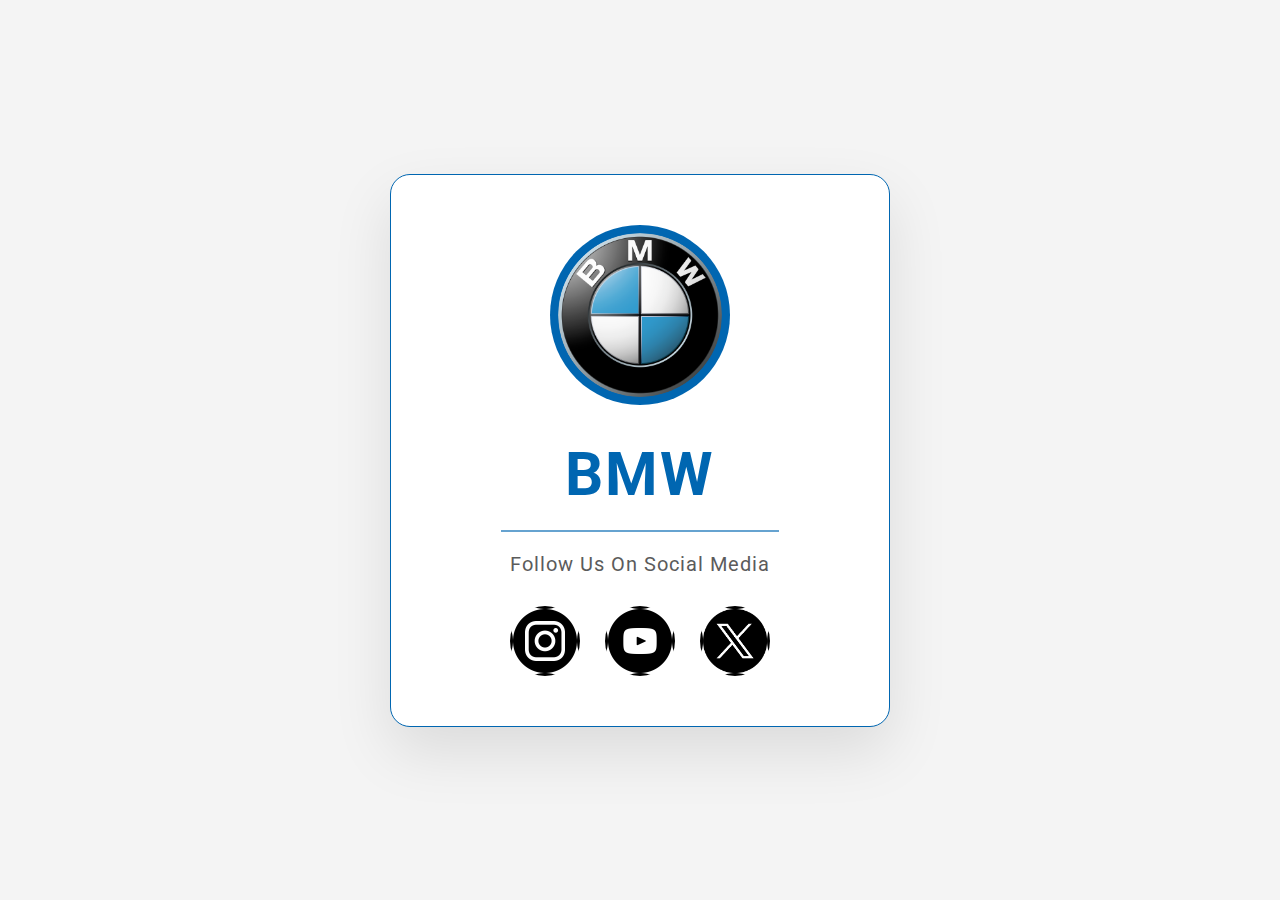
<file: index.html>
<!DOCTYPE html>
<html lang="en">
  <head>
    <meta charset="UTF-8" />
    <meta name="viewport" content="width=device-width, initial-scale=1.0" />
    <title>BMW</title>
    <link
      href="https://fonts.googleapis.com/css2?family=Roboto:wght@400;700&display=swap"
      rel="stylesheet"
    />
    <link rel="stylesheet" href="css.css" />
  </head>
  <body>
    <div class="container">
      <div class="box">
        <a href="../File/s.g.c.html" target="_blank">
        <img src="Image/BMW.svg.png" alt="BMW Logo" class="logo" /></a>
        <h1 class="company-name">BMW</h1>
        <div class="line"></div>
        <p class="social">Follow Us On Social Media</p>
        <div class="social-media">
          <a
            href="https://www.instagram.com/bmw/"
            target="_blank"
            class="social-icon instagram"
          ></a>
          <a
            href="https://www.youtube.com/user/BMW"
            target="_blank"
            class="social-icon youtube"
          ></a>
          <a
            href="https://twitter.com/BMW"
            target="_blank"
            class="social-icon twitter"
          ></a>
        </div>
      </div>
    </div>
  </body>
</html>
</file>
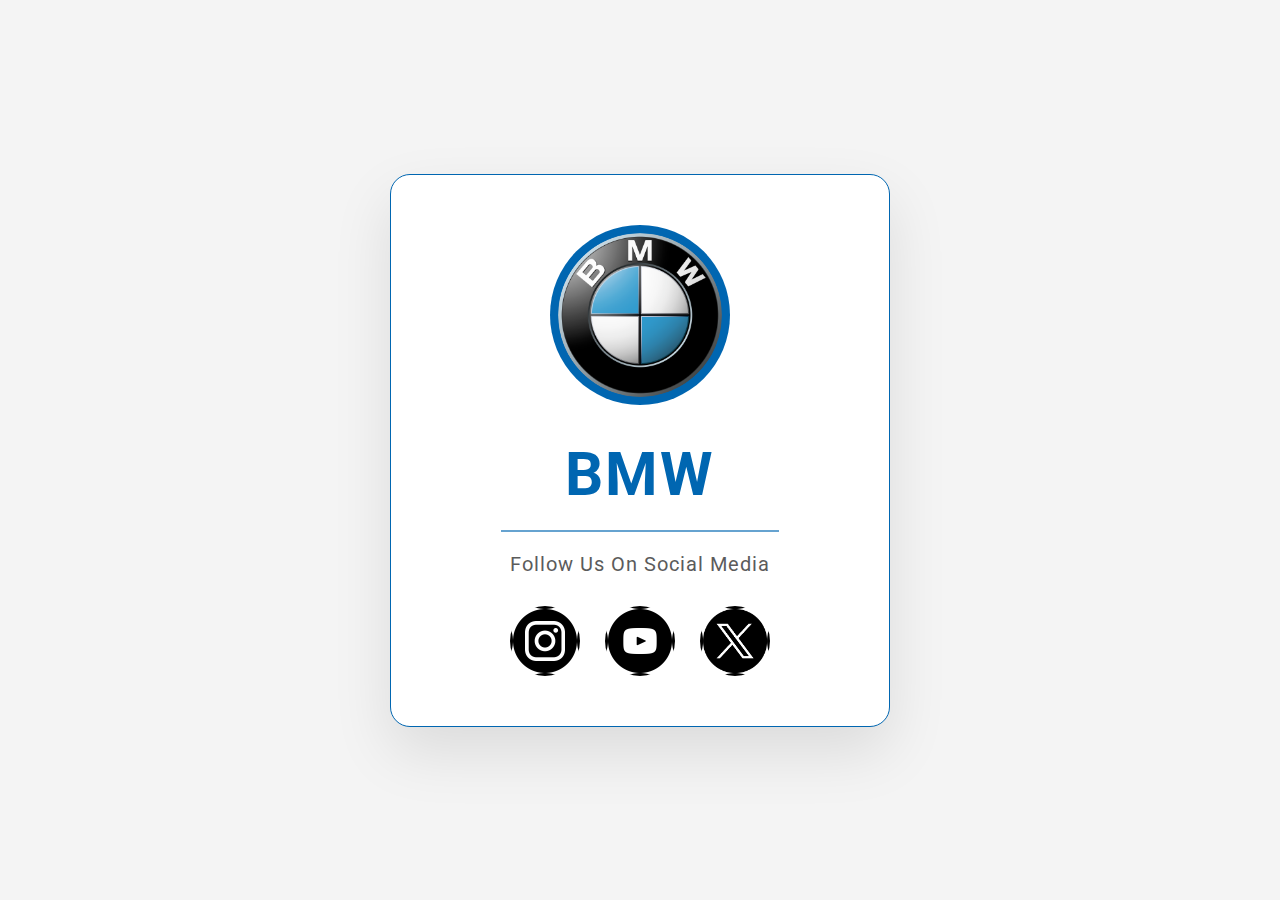
<file: html.html>
<!DOCTYPE html>
<html lang="en">
  <head>
    <meta charset="UTF-8" />
    <meta name="viewport" content="width=device-width, initial-scale=1.0" />
    <title>BMW</title>
    <link
      href="https://fonts.googleapis.com/css2?family=Roboto:wght@400;700&display=swap"
      rel="stylesheet"
    />
    <link rel="stylesheet" href="css.css" />
  </head>
  <body>
    <div class="container">
      <div class="box">
        <a href="../File/s.g.c.html" target="_blank">
        <img src="../Image/BMW.svg.png" alt="BMW Logo" class="logo" /></a>
        <h1 class="company-name">BMW</h1>
        <div class="line"></div>
        <p class="social">Follow Us On Social Media</p>
        <div class="social-media">
          <a
            href="https://www.instagram.com/bmw/"
            target="_blank"
            class="social-icon instagram"
          ></a>
          <a
            href="https://www.youtube.com/user/BMW"
            target="_blank"
            class="social-icon youtube"
          ></a>
          <a
            href="https://twitter.com/BMW"
            target="_blank"
            class="social-icon twitter"
          ></a>
        </div>
      </div>
    </div>
  </body>
</html>
</file>
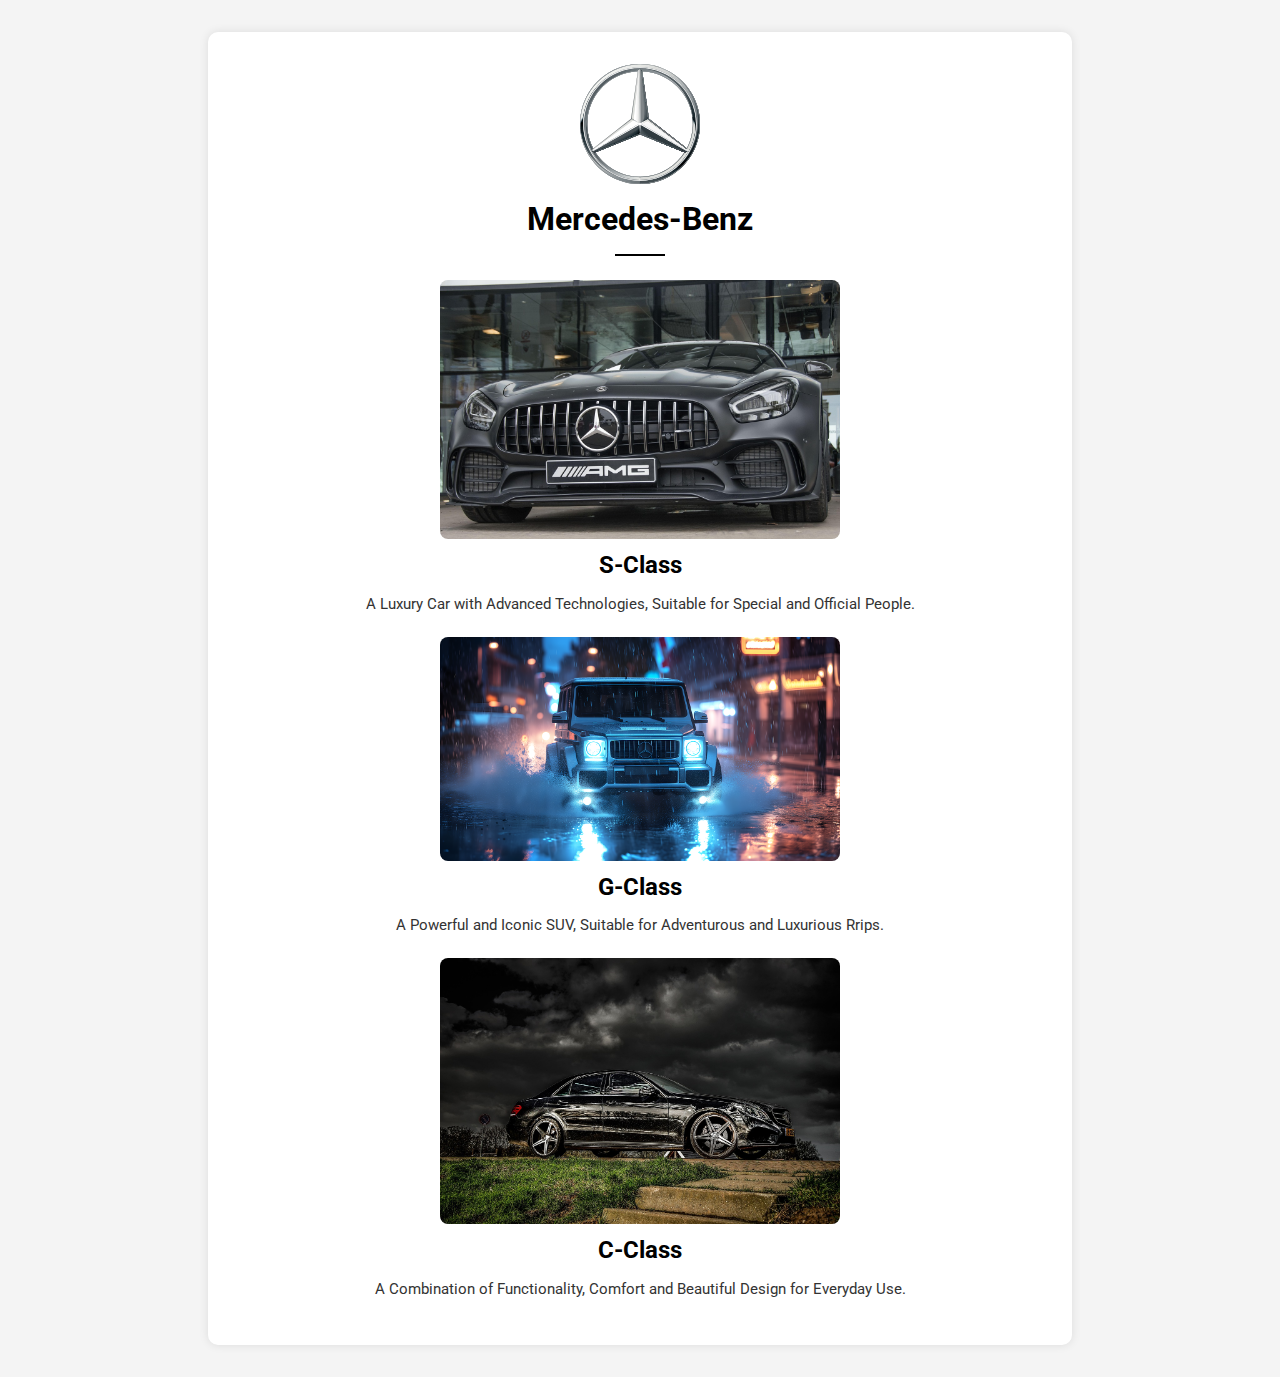
<file: index1.html>
<!DOCTYPE html>
<html lang="en">
  <head>
    <title>Mercedes-Benz</title>
    <link
      href="https://fonts.googleapis.com/css2?family=Roboto:wght@400;700&display=swap"
      rel="stylesheet"
    />
    <link rel="stylesheet" href="s.g.c.css" />

  </head>
  <body>
    <div class="container">
      <div class="box">
        <a href="../File/html.html">
        <img src="Image/Mercedes-Logo.svg"
         alt="Mercedes-Logo"
         class="logo">
         </a>
        <h1 class="company-name">Mercedes-Benz</h1>
        <div class="line"></div>

        <div class="car">
          <img src="Image/mercedes-s-class.jpg" alt="Mercedes-Benz S-Class" />
          <h2>S-Class</h2>
          <p>A Luxury Car with Advanced Technologies, Suitable for Special and Official People.</p>
        </div>

        <div class="car">
          <img src="Image/Mercedes-Benz G-Class.png" alt="Mercedes-Benz G-Class" />
          <h2>G-Class</h2>
          <p>A Powerful and Iconic SUV, Suitable for Adventurous and Luxurious Rrips.</p>
        </div>

        <div class="car">
          <img src="Image/Mercedes-Benz C-Class.jpg" alt="Mercedes-Benz C-Class" />
          <h2>C-Class</h2>
          <p>A Combination of Functionality, Comfort and Beautiful Design for Everyday Use.</p>
        </div>
      </div>
    </div>
  </body>
</html>
</file>
<file: css.css>
* {
    margin: 0;
    padding: 0;
    box-sizing: border-box;
  }
  
  
  body {
    font-family: 'Roboto', sans-serif;
    background: #f4f4f4; 
    display: flex;
    justify-content: center;
    align-items: center;
    height: 100vh;
    padding: 20px;
  }
  
  .container {
    display: flex;
    justify-content: center;
    align-items: center;
    width: 100%;
    height: 100%;
  }
  
  .box {
    background-color: white;
    padding: 50px;
    border-radius: 20px;
    border: 1px solid #0066B1; 
    text-align: center;
    box-shadow: 0 25px 60px rgba(0, 0, 0, 0.1); 
    max-width: 500px;
    width: 100%;
    transition: box-shadow 0.3s ease-in-out;
  }
  
  .box:hover {
    box-shadow: 0 25px 70px rgba(29, 88, 248, 0.2);
  }
  
  
  .logo {
    width: 80%;
    max-width: 180px; 
    height: auto;
    margin-bottom: 30px;
    border-radius: 50%;
    padding: 8px;
    background: #0066b1;
    transition: transform 0.3s ease;
  }
  
  .logo:hover {
    transform: scale(1.05);
  }
  
  .company-name {
    font-size: 60px;
    font-weight: 700;
    color: #0066B1; 
    letter-spacing: 2px;
    margin-bottom: 15px;
    text-transform: uppercase;
    transition: color 0.3s ease;
  }
  
  .line {
    width: 70%;
    height: 2px;
    background-color: #0066B1;
    margin: 20px auto;
    opacity: 0.6;
  }
  
  .social {
    font-size: 20px;
    color: #333333;
    font-weight: 400;
    margin-bottom: 30px;
    letter-spacing: 1px;
    opacity: 0.8;
    transition: opacity 0.3s ease;
  }
  
  .social:hover {
    opacity: 1;
  }
  
  .social-media {
    display: flex;
    justify-content: center;
    gap: 25px;
  }
  
  .social-icon {
    display: inline-block;
    width: 70px;
    height: 70px;
    background-size: cover;
    background-position: center;
    border-radius: 50%;
    transition: transform 0.3s ease, opacity 0.3s ease, box-shadow 0.3s ease;
    border: 3px solid transparent;
    padding: 5px;
  }
  
  .instagram {
    background-image: url(../Image/Instagram.png);
  }
  
  .youtube {
    background-image: url(../Image/youtube.png);
  }
  
  .twitter {
    background-image: url(../Image/twitter.png);
  }
  
  .social-icon:hover {
    transform: scale(1.1);
    opacity: 0.85;
    box-shadow: 0px 5px 25px rgba(0, 0, 0, 0.15);
    border-color: #0066b1;
  }
  
  .social-icon:active {
    transform: scale(0.98);
  }
  
  @media screen and (max-width: 600px) {
    .box {
      padding: 30px;
    }
  
    .logo {
      width: 60%;
    }
  
    .company-name {
      font-size: 40px;
    }
  
    .line {
      width: 50%;
    }
  
    .social-media {
      gap: 15px;
    }
  
    .social-icon {
      width: 50px;
      height: 50px;
    }
  }
</file>
<file: s.g.c.css>
body {
        font-family: 'Roboto', sans-serif;
        background-color: #f4f4f4;
        margin: 0;
        padding: 0;
      }
      .container {
        display: flex;
        flex-direction: column;
        align-items: center;
        padding: 2rem;
      }
      .box {
        background: white;
        padding: 2rem;
        border-radius: 10px;
        max-width: 800px;
        width: 100%;
        box-shadow: 0 0 10px rgba(0, 0, 0, 0.1);
      }
      .logo {
        width: 120px;
        display: block;
        margin: 0 auto;
      }
      .company-name {
        text-align: center;
        font-size: 2rem;
        margin: 1rem 0;
      }
      .line {
        height: 2px;
        background: #000;
        width: 50px;
        margin: 1rem auto;
      }
      .car {
        margin-top: 1.5rem;
        text-align: center;
      }
      .car img {
        width: 100%;
        max-width: 400px;
        border-radius: 8px;
      }
      .car h2 {
        margin: 0.5rem 0 0.25rem;
      }
      .car p {
        font-size: 0.95rem;
        color: #333;
      }
</file>
